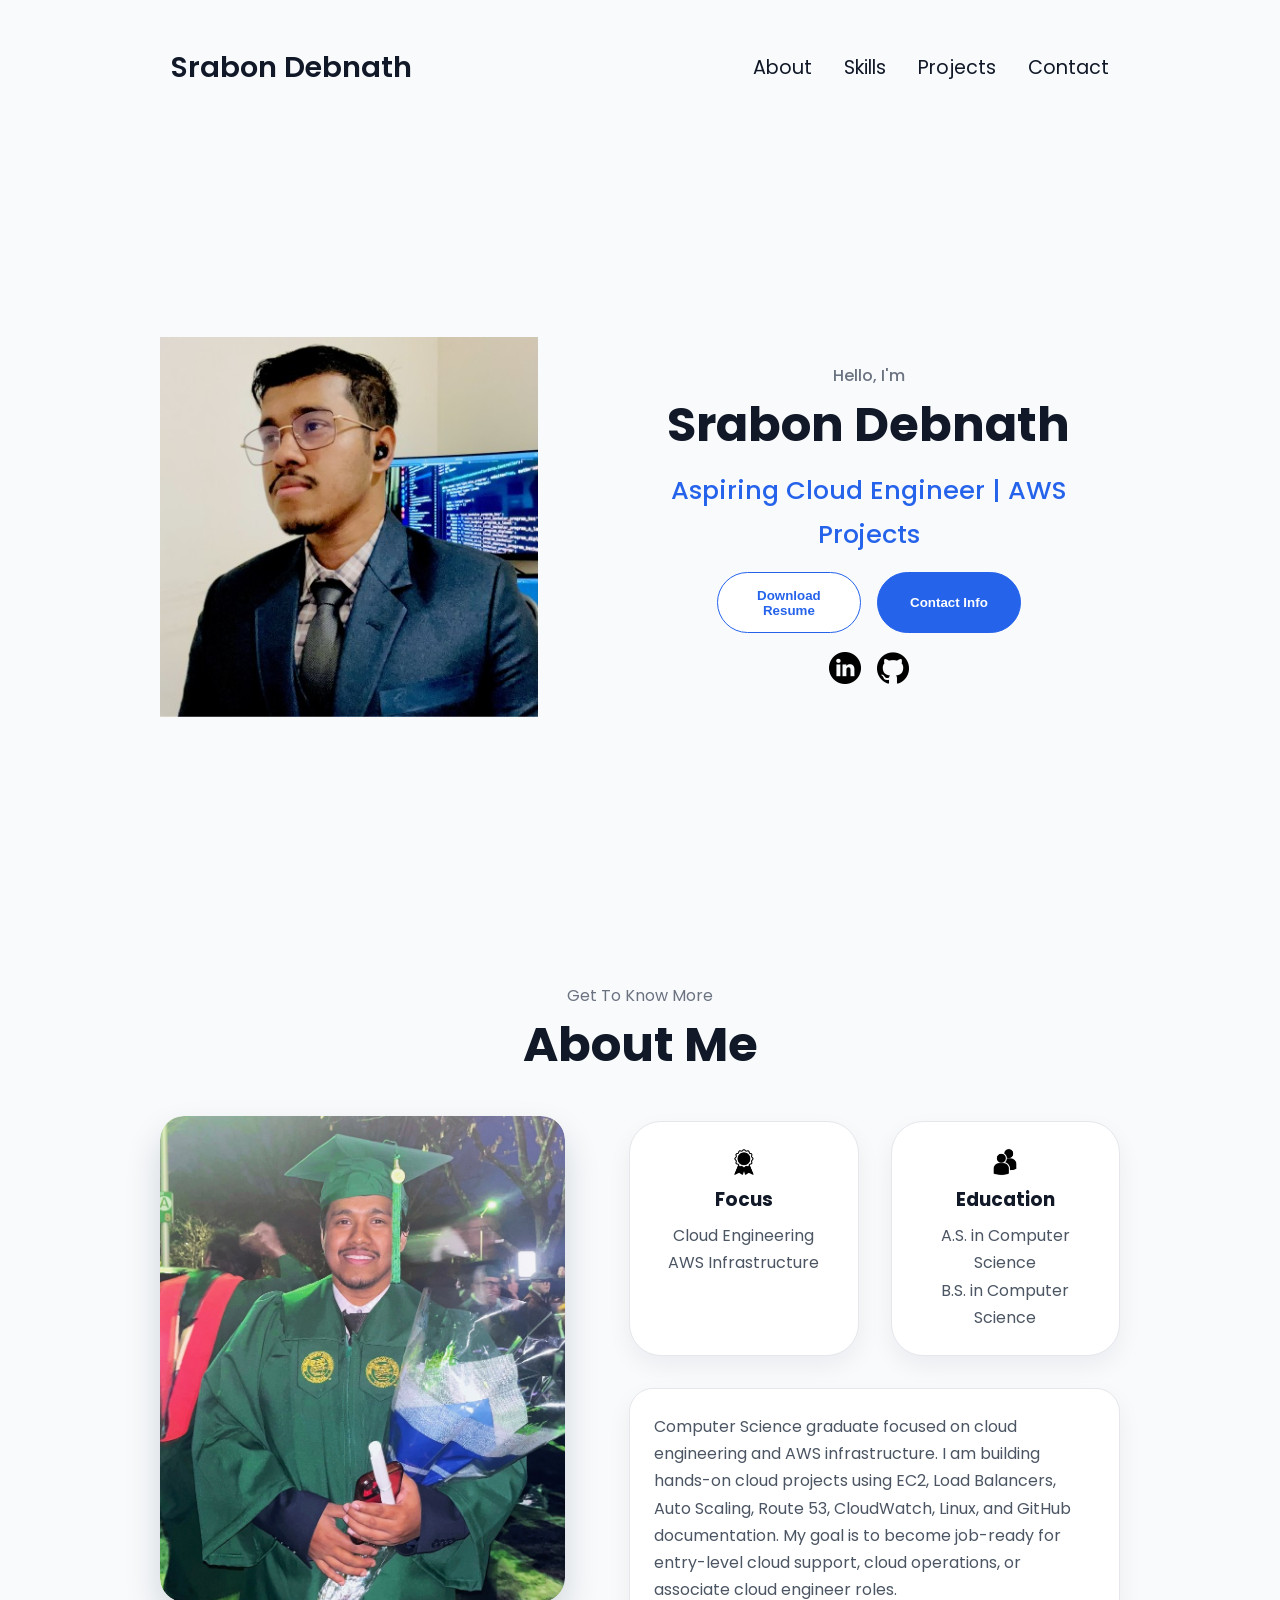
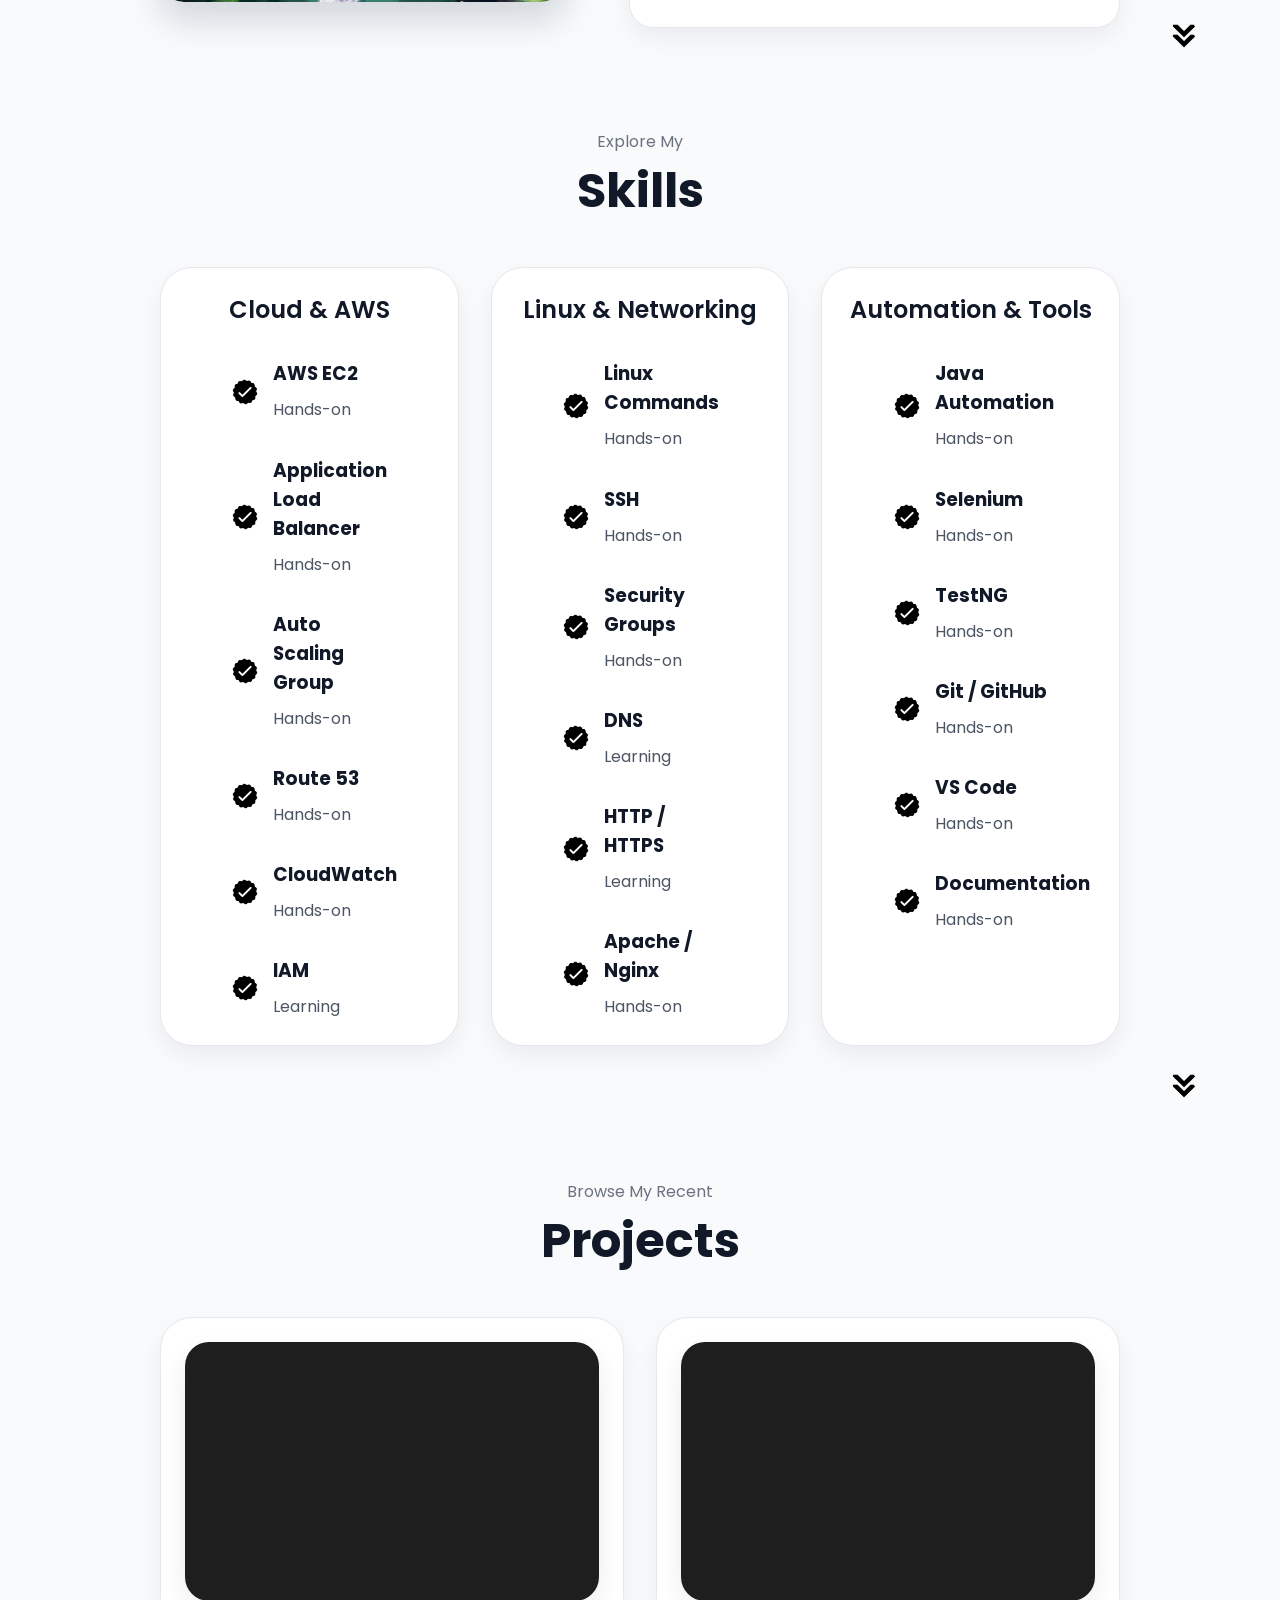
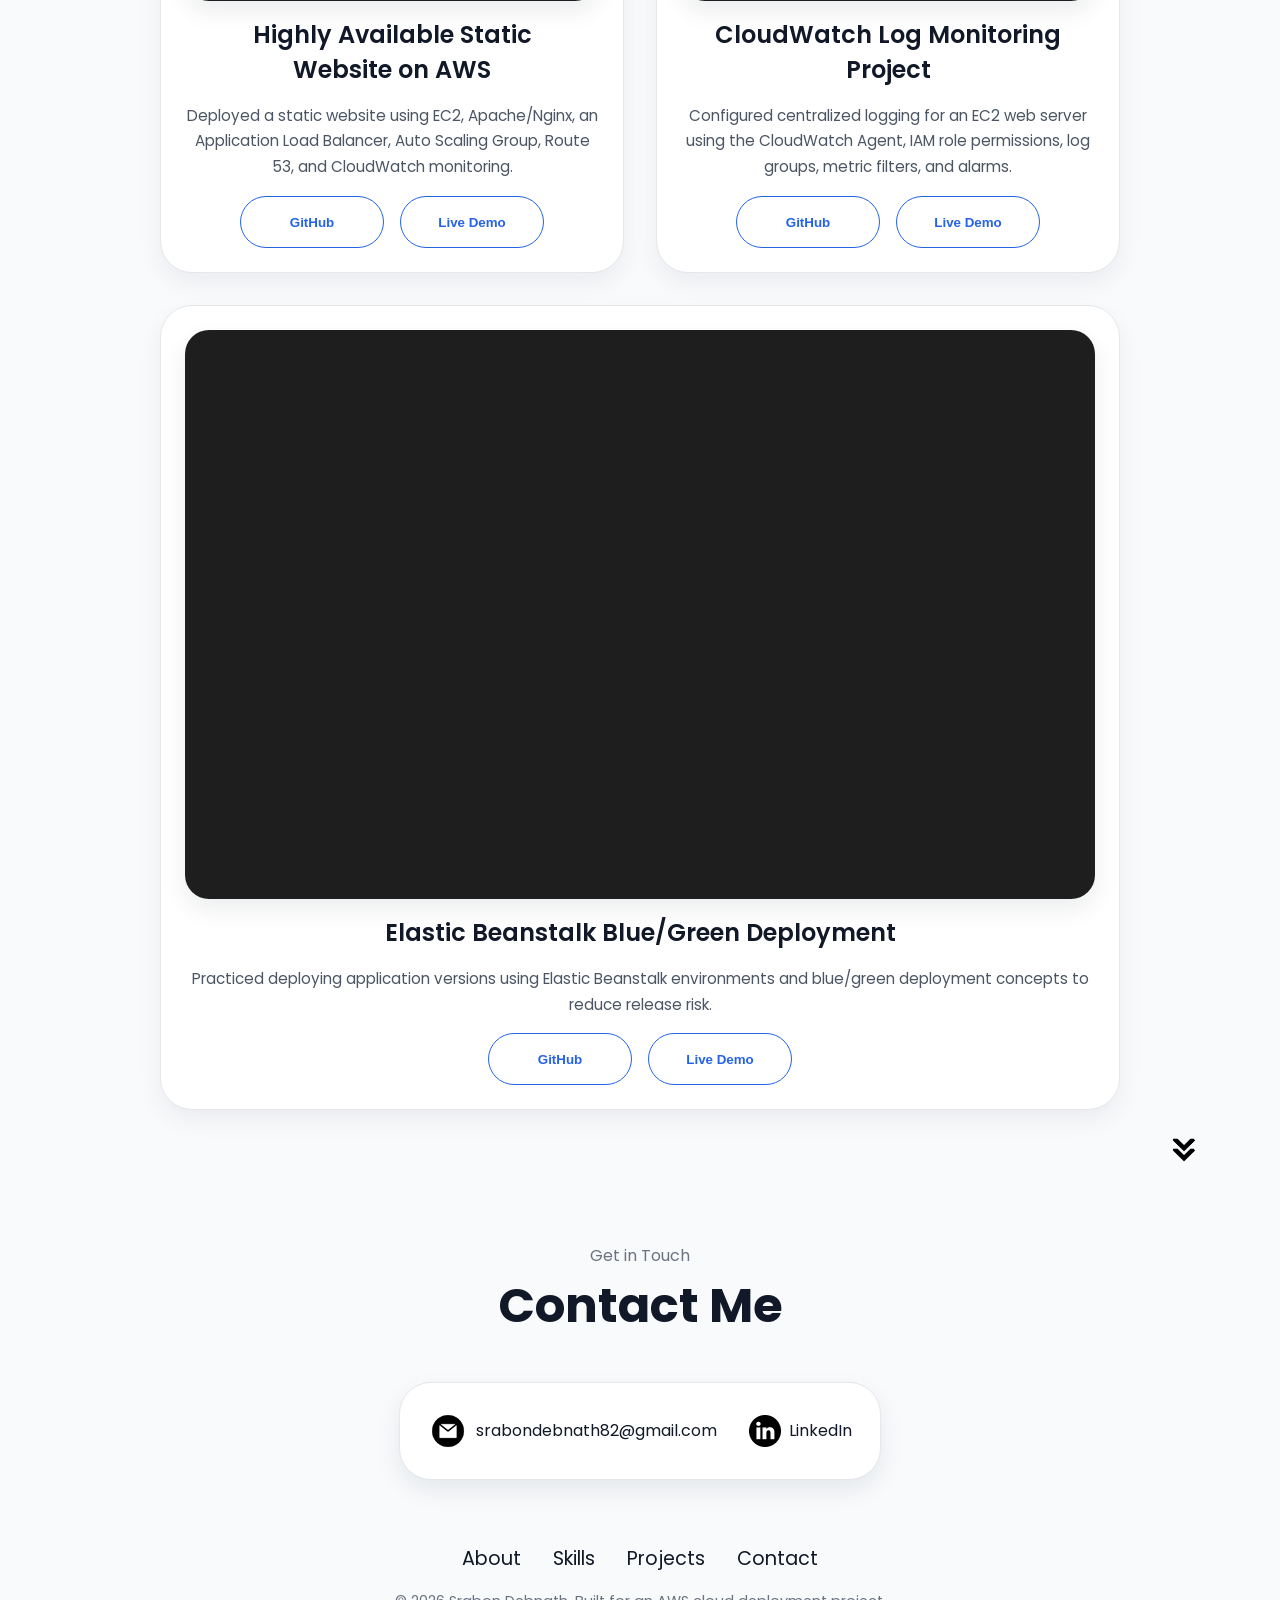
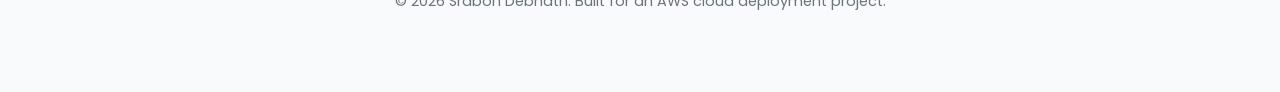
<file: website/index.html>
<!DOCTYPE html>
<html lang="en">
  <head>
    <meta charset="UTF-8" />
    <meta http-equiv="X-UA-Compatible" content="IE=edge" />
    <meta name="viewport" content="width=device-width, initial-scale=1.0" />
    <title>Srabon Debnath | Cloud Engineer Portfolio</title>
    <link rel="stylesheet" href="style.css" />
    <link rel="stylesheet" href="mediaqueries.css" />
  </head>

  <body>
    <nav id="desktop-nav">
      <div class="logo">Srabon Debnath</div>
      <div>
        <ul class="nav-links">
          <li><a href="#about">About</a></li>
          <li><a href="#experience">Skills</a></li>
          <li><a href="#projects">Projects</a></li>
          <li><a href="#contact">Contact</a></li>
        </ul>
      </div>
    </nav>

    <nav id="hamburger-nav">
      <div class="logo">Srabon Debnath</div>
      <div class="hamburger-menu">
        <div class="hamburger-icon" onclick="toggleMenu()">
          <span></span>
          <span></span>
          <span></span>
        </div>
        <ul class="menu-links" id="mobile-menu">
          <li><a href="#about" onclick="toggleMenu()">About</a></li>
          <li><a href="#experience" onclick="toggleMenu()">Skills</a></li>
          <li><a href="#projects" onclick="toggleMenu()">Projects</a></li>
          <li><a href="#contact" onclick="toggleMenu()">Contact</a></li>
        </ul>
      </div>
    </nav>

    <section id="profile">
      <div class="section__pic-container">
        <img
          src="./assets/profile-pic.png"
          alt="Srabon Debnath profile picture"
        />
      </div>

      <div class="section__text">
        <p class="section__text__p1">Hello, I'm</p>
        <h1 class="title">Srabon Debnath</h1>
        <p class="section__text__p2">Aspiring Cloud Engineer | AWS Projects</p>

        <div class="btn-container">
          <button
            class="btn btn-color-2"
            onclick="window.open('./assets/Srabon-Debnath-Resume.pdf', '_blank')"
          >
            Download Resume
          </button>

          <button class="btn btn-color-1" onclick="location.href='./#contact'">
            Contact Info
          </button>
        </div>

        <div id="socials-container">
          <a
            href="https://www.linkedin.com/in/srabon-debnath"
            target="_blank"
            rel="noopener noreferrer"
          >
            <img
              src="./assets/linkedin.png"
              alt="Srabon Debnath LinkedIn profile"
              class="icon"
            />
          </a>

          <a
            href="https://github.com/srabondeb"
            target="_blank"
            rel="noopener noreferrer"
          >
            <img
              src="./assets/github.png"
              alt="Srabon Debnath GitHub profile"
              class="icon"
            />
          </a>
        </div>
      </div>
    </section>

    <section id="about">
      <p class="section__text__p1">Get To Know More</p>
      <h1 class="title">About Me</h1>

      <div class="section-container">
        <div class="section__pic-container">
          <img
            src="./assets/about-pic.png"
            alt="Srabon Debnath profile picture"
            class="about-pic"
          />
        </div>

        <div class="about-details-container">
          <div class="about-containers">
            <div class="details-container">
              <img
                src="./assets/experience.png"
                alt="Experience icon"
                class="icon"
              />
              <h3>Focus</h3>
              <p>Cloud Engineering</p>
              <p>AWS Infrastructure</p>
            </div>

            <div class="details-container">
              <img
                src="./assets/education.png"
                alt="Education icon"
                class="icon"
              />
              <h3>Education</h3>
              <p>A.S. in Computer Science</p>
              <p>B.S. in Computer Science</p>
            </div>
          </div>

          <div class="text-container">
            <p>
              Computer Science graduate focused on cloud engineering and AWS
              infrastructure. I am building hands-on cloud projects using EC2,
              Load Balancers, Auto Scaling, Route 53, CloudWatch, Linux, and
              GitHub documentation. My goal is to become job-ready for
              entry-level cloud support, cloud operations, or associate cloud
              engineer roles.
            </p>
          </div>
        </div>
      </div>

      <img
        src="./assets/arrow.png"
        alt="Arrow icon"
        class="icon arrow"
        onclick="location.href='./#experience'"
      />
    </section>

    <section id="experience">
      <p class="section__text__p1">Explore My</p>
      <h1 class="title">Skills</h1>

      <div class="experience-details-container">
        <div class="about-containers">
          <div class="details-container">
            <h2 class="experience-sub-title">Cloud &amp; AWS</h2>

            <div class="article-container">
              <article>
                <img
                  src="./assets/checkmark.png"
                  alt="Checkmark icon"
                  class="icon"
                />
                <div>
                  <h3>AWS EC2</h3>
                  <p>Hands-on</p>
                </div>
              </article>

              <article>
                <img
                  src="./assets/checkmark.png"
                  alt="Checkmark icon"
                  class="icon"
                />
                <div>
                  <h3>Application Load Balancer</h3>
                  <p>Hands-on</p>
                </div>
              </article>

              <article>
                <img
                  src="./assets/checkmark.png"
                  alt="Checkmark icon"
                  class="icon"
                />
                <div>
                  <h3>Auto Scaling Group</h3>
                  <p>Hands-on</p>
                </div>
              </article>

              <article>
                <img
                  src="./assets/checkmark.png"
                  alt="Checkmark icon"
                  class="icon"
                />
                <div>
                  <h3>Route 53</h3>
                  <p>Hands-on</p>
                </div>
              </article>

              <article>
                <img
                  src="./assets/checkmark.png"
                  alt="Checkmark icon"
                  class="icon"
                />
                <div>
                  <h3>CloudWatch</h3>
                  <p>Hands-on</p>
                </div>
              </article>

              <article>
                <img
                  src="./assets/checkmark.png"
                  alt="Checkmark icon"
                  class="icon"
                />
                <div>
                  <h3>IAM</h3>
                  <p>Learning</p>
                </div>
              </article>
            </div>
          </div>

          <div class="details-container">
            <h2 class="experience-sub-title">Linux &amp; Networking</h2>

            <div class="article-container">
              <article>
                <img
                  src="./assets/checkmark.png"
                  alt="Checkmark icon"
                  class="icon"
                />
                <div>
                  <h3>Linux Commands</h3>
                  <p>Hands-on</p>
                </div>
              </article>

              <article>
                <img
                  src="./assets/checkmark.png"
                  alt="Checkmark icon"
                  class="icon"
                />
                <div>
                  <h3>SSH</h3>
                  <p>Hands-on</p>
                </div>
              </article>

              <article>
                <img
                  src="./assets/checkmark.png"
                  alt="Checkmark icon"
                  class="icon"
                />
                <div>
                  <h3>Security Groups</h3>
                  <p>Hands-on</p>
                </div>
              </article>

              <article>
                <img
                  src="./assets/checkmark.png"
                  alt="Checkmark icon"
                  class="icon"
                />
                <div>
                  <h3>DNS</h3>
                  <p>Learning</p>
                </div>
              </article>

              <article>
                <img
                  src="./assets/checkmark.png"
                  alt="Checkmark icon"
                  class="icon"
                />
                <div>
                  <h3>HTTP / HTTPS</h3>
                  <p>Learning</p>
                </div>
              </article>

              <article>
                <img
                  src="./assets/checkmark.png"
                  alt="Checkmark icon"
                  class="icon"
                />
                <div>
                  <h3>Apache / Nginx</h3>
                  <p>Hands-on</p>
                </div>
              </article>
            </div>
          </div>

          <div class="details-container">
            <h2 class="experience-sub-title">Automation &amp; Tools</h2>

            <div class="article-container">
              <article>
                <img
                  src="./assets/checkmark.png"
                  alt="Checkmark icon"
                  class="icon"
                />
                <div>
                  <h3>Java Automation</h3>
                  <p>Hands-on</p>
                </div>
              </article>

              <article>
                <img
                  src="./assets/checkmark.png"
                  alt="Checkmark icon"
                  class="icon"
                />
                <div>
                  <h3>Selenium</h3>
                  <p>Hands-on</p>
                </div>
              </article>

              <article>
                <img
                  src="./assets/checkmark.png"
                  alt="Checkmark icon"
                  class="icon"
                />
                <div>
                  <h3>TestNG</h3>
                  <p>Hands-on</p>
                </div>
              </article>

              <article>
                <img
                  src="./assets/checkmark.png"
                  alt="Checkmark icon"
                  class="icon"
                />
                <div>
                  <h3>Git / GitHub</h3>
                  <p>Hands-on</p>
                </div>
              </article>

              <article>
                <img
                  src="./assets/checkmark.png"
                  alt="Checkmark icon"
                  class="icon"
                />
                <div>
                  <h3>VS Code</h3>
                  <p>Hands-on</p>
                </div>
              </article>

              <article>
                <img
                  src="./assets/checkmark.png"
                  alt="Checkmark icon"
                  class="icon"
                />
                <div>
                  <h3>Documentation</h3>
                  <p>Hands-on</p>
                </div>
              </article>
            </div>
          </div>
        </div>
      </div>

      <img
        src="./assets/arrow.png"
        alt="Arrow icon"
        class="icon arrow"
        onclick="location.href='./#projects'"
      />
    </section>

    <section id="projects">
      <p class="section__text__p1">Browse My Recent</p>
      <h1 class="title">Projects</h1>

      <div class="experience-details-container">
        <div class="about-containers">
          <div class="details-container color-container">
            <div class="article-container">
              <img
                src="./assets/project-1.png"
                alt="Highly Available Static Website on AWS project"
                class="project-img"
              />
            </div>

            <h2 class="experience-sub-title project-title">
              Highly Available Static Website on AWS
            </h2>

            <p>
              Deployed a static website using EC2, Apache/Nginx, an
              Application Load Balancer, Auto Scaling Group, Route 53, and
              CloudWatch monitoring.
            </p>

            <div class="btn-container">
              <button
                class="btn btn-color-2 project-btn"
                onclick="location.href='https://github.com/srabondeb/aws-highly-available-static-website'"
              >
                GitHub
              </button>

              <button
                class="btn btn-color-2 project-btn"
                onclick="location.href='#'"
              >
                Live Demo
              </button>
            </div>
          </div>

          <div class="details-container color-container">
            <div class="article-container">
              <img
                src="./assets/project-2.png"
                alt="CloudWatch Log Monitoring project"
                class="project-img"
              />
            </div>

            <h2 class="experience-sub-title project-title">
              CloudWatch Log Monitoring Project
            </h2>

            <p>
              Configured centralized logging for an EC2 web server using the
              CloudWatch Agent, IAM role permissions, log groups, metric
              filters, and alarms.
            </p>

            <div class="btn-container">
              <button
                class="btn btn-color-2 project-btn"
                onclick="location.href='https://github.com/srabondeb'"
              >
                GitHub
              </button>

              <button
                class="btn btn-color-2 project-btn"
                onclick="location.href='#'"
              >
                Live Demo
              </button>
            </div>
          </div>

          <div class="details-container color-container">
            <div class="article-container">
              <img
                src="./assets/project-3.png"
                alt="Elastic Beanstalk Blue Green Deployment project"
                class="project-img"
              />
            </div>

            <h2 class="experience-sub-title project-title">
              Elastic Beanstalk Blue/Green Deployment
            </h2>

            <p>
              Practiced deploying application versions using Elastic Beanstalk
              environments and blue/green deployment concepts to reduce release
              risk.
            </p>

            <div class="btn-container">
              <button
                class="btn btn-color-2 project-btn"
                onclick="location.href='https://github.com/srabondeb'"
              >
                GitHub
              </button>

              <button
                class="btn btn-color-2 project-btn"
                onclick="location.href='#'"
              >
                Live Demo
              </button>
            </div>
          </div>
        </div>
      </div>

      <img
        src="./assets/arrow.png"
        alt="Arrow icon"
        class="icon arrow"
        onclick="location.href='./#contact'"
      />
    </section>

    <section id="contact">
      <p class="section__text__p1">Get in Touch</p>
      <h1 class="title">Contact Me</h1>

      <div class="contact-info-upper-container">
        <div class="contact-info-container">
          <img
            src="./assets/email.png"
            alt="Email icon"
            class="icon contact-icon email-icon"
          />
          <p>
            <a href="mailto:srabondebnath82@gmail.com">
              srabondebnath82@gmail.com
            </a>
          </p>
        </div>

        <div class="contact-info-container">
          <img
            src="./assets/linkedin.png"
            alt="LinkedIn icon"
            class="icon contact-icon"
          />
          <p>
            <a
              href="https://www.linkedin.com/in/srabon-debnath"
              target="_blank"
              rel="noopener noreferrer"
            >
              LinkedIn
            </a>
          </p>
        </div>
      </div>
    </section>

    <footer>
      <nav>
        <div class="nav-links-container">
          <ul class="nav-links">
            <li><a href="#about">About</a></li>
            <li><a href="#experience">Skills</a></li>
            <li><a href="#projects">Projects</a></li>
            <li><a href="#contact">Contact</a></li>
          </ul>
        </div>
      </nav>

      <p>&#169; 2026 Srabon Debnath. Built for an AWS cloud deployment project.</p>
    </footer>

    <script src="script.js"></script>
  </body>
</html>
</file>
<file: website/style.css>
/* GENERAL */

@import url("https://fonts.googleapis.com/css2?family=Poppins:wght@300;400;500;600&display=swap");

* {
  margin: 0;
  padding: 0;
  box-sizing: border-box;
}

body {
  font-family: "Poppins", sans-serif;
  background-color: #f8fafc;
  color: #1f2937;
}

html {
  scroll-behavior: smooth;
}

p {
  color: #4b5563;
  line-height: 1.7;
}

a,
.btn {
  transition: all 300ms ease;
}

a:focus-visible,
.btn:focus-visible,
.hamburger-icon:focus-visible {
  outline: 3px solid #93c5fd;
  outline-offset: 0.35rem;
}

/* DESKTOP NAV */

nav,
.nav-links {
  display: flex;
}

nav {
  justify-content: space-around;
  align-items: center;
  height: 15vh;
  background-color: #f8fafc;
}

.nav-links {
  gap: 2rem;
  list-style: none;
  font-size: 1.2rem;
}

a {
  color: #111827;
  text-decoration: none;
}

a:hover {
  color: #2563eb;
  text-decoration: underline;
  text-underline-offset: 0.6rem;
  text-decoration-color: #93c5fd;
}

.logo {
  font-size: 1.8rem;
  font-weight: 600;
  color: #111827;
}

.logo:hover {
  cursor: default;
}

/* HAMBURGER MENU */

#hamburger-nav {
  display: none;
}

.hamburger-menu {
  position: relative;
  display: inline-block;
}

.hamburger-icon {
  display: flex;
  flex-direction: column;
  justify-content: space-between;
  height: 24px;
  width: 30px;
  cursor: pointer;
}

.hamburger-icon span {
  width: 100%;
  height: 2px;
  background-color: #111827;
  transition: all 0.3s ease-in-out;
}

.menu-links {
  position: absolute;
  top: 120%;
  right: 0;
  background-color: white;
  width: 180px;
  max-height: 0;
  overflow: hidden;
  border-radius: 1rem;
  box-shadow: 0 10px 25px rgba(0, 0, 0, 0.12);
  transition: all 0.3s ease-in-out;
  z-index: 10;
  list-style: none;
}

.menu-links a {
  display: block;
  padding: 12px;
  text-align: center;
  font-size: 1rem;
  color: #111827;
  text-decoration: none;
}

.menu-links a:hover {
  background-color: #eff6ff;
  color: #2563eb;
}

.menu-links li {
  list-style: none;
}

.menu-links.open {
  max-height: 300px;
}

.hamburger-icon.open span:first-child {
  transform: rotate(45deg) translate(10px, 5px);
}

.hamburger-icon.open span:nth-child(2) {
  opacity: 0;
}

.hamburger-icon.open span:last-child {
  transform: rotate(-45deg) translate(10px, -5px);
}

.hamburger-icon span:first-child {
  transform: none;
}

.hamburger-icon span:nth-child(2) {
  opacity: 1;
}

.hamburger-icon span:last-child {
  transform: none;
}

/* SECTIONS */

section {
  padding-top: 4vh;
  min-height: fit-content;
  margin: 0 10rem;
}

.section-container {
  display: flex;
  align-items: center;
  gap: 4rem;
  min-height: 80%;
}

/* PROFILE SECTION */

#profile {
  display: flex;
  justify-content: center;
  align-items: center;
  gap: 5rem;
  min-height: 80vh;
}

.section__pic-container {
  display: flex;
  height: 380px;
  width: 380px;
  margin: auto 0;
}

.section__pic-container img {
  width: 100%;
  height: 100%;
  object-fit: cover;
}

.section__text {
  align-self: center;
  text-align: center;
}

.section__text p {
  font-weight: 500;
}

.section__text__p1 {
  text-align: center;
  color: #6b7280;
}

.section__text__p2 {
  font-size: 1.6rem;
  margin-bottom: 1rem;
  color: #2563eb;
}

.title {
  font-size: 3rem;
  text-align: center;
  color: #111827;
  margin-bottom: 0.5rem;
}

#socials-container {
  display: flex;
  justify-content: center;
  margin-top: 1.2rem;
  gap: 1rem;
}

/* ICONS */

.icon {
  cursor: pointer;
  height: 2rem;
}

/* BUTTONS */

.btn-container {
  display: flex;
  justify-content: center;
  gap: 1rem;
  margin-top: 1rem;
}

.btn {
  display: inline-flex;
  align-items: center;
  justify-content: center;
  font-weight: 600;
  padding: 0.9rem;
  width: 9rem;
  border-radius: 2rem;
  border: 0.1rem solid #2563eb;
  min-height: 3.25rem;
}

.btn-color-1 {
  background: #2563eb;
  color: white;
}

.btn-color-1:hover {
  background: #1d4ed8;
  border-color: #1d4ed8;
  cursor: pointer;
}

.btn-color-2 {
  background: white;
  color: #2563eb;
}

.btn-color-2:hover {
  background: #2563eb;
  color: white;
  cursor: pointer;
}

.btn:disabled,
.btn:disabled:hover {
  background: #f1f5f9;
  border-color: #cbd5e1;
  color: #64748b;
  cursor: not-allowed;
}

/* ABOUT SECTION */

#about {
  position: relative;
  padding-bottom: 4rem;
}

.about-containers {
  display: flex;
  gap: 2rem;
  margin: 2rem 0;
}

.about-details-container {
  display: flex;
  justify-content: center;
  flex-direction: column;
}

#about .section__pic-container {
  flex: 0 0 min(405px, 38vw);
  width: min(405px, 38vw);
  height: auto;
  aspect-ratio: 5 / 6;
  align-self: center;
  border-radius: 1.5rem;
  overflow: hidden;
  box-shadow: 0 18px 35px rgba(15, 23, 42, 0.16);
}

.about-pic {
  border-radius: 1.5rem;
  object-position: center top;
}

.arrow {
  position: absolute;
  right: -5rem;
  bottom: 2.5rem;
}

.details-container {
  padding: 1.5rem;
  flex: 1;
  background: white;
  border-radius: 2rem;
  border: 1px solid #e5e7eb;
  text-align: center;
  box-shadow: 0 10px 25px rgba(15, 23, 42, 0.06);
}

.details-container h3 {
  color: #111827;
  margin-bottom: 0.5rem;
}

.details-container > .icon {
  cursor: default;
}

.text-container {
  background: white;
  padding: 1.5rem;
  border-radius: 1.5rem;
  border: 1px solid #e5e7eb;
  box-shadow: 0 10px 25px rgba(15, 23, 42, 0.06);
}

/* EXPERIENCE / SKILLS SECTION */

#experience {
  position: relative;
  padding-bottom: 4rem;
}

.experience-sub-title {
  color: #111827;
  font-weight: 600;
  font-size: 1.5rem;
  margin-bottom: 2rem;
}

.experience-details-container {
  display: flex;
  justify-content: center;
  flex-direction: column;
}

.article-container {
  display: flex;
  text-align: initial;
  flex-wrap: wrap;
  flex-direction: row;
  gap: 2rem;
  justify-content: space-around;
}

article {
  display: flex;
  width: 10rem;
  justify-content: flex-start;
  align-items: center;
  gap: 0.75rem;
}

article .icon {
  cursor: default;
}

/* PROJECTS SECTION */

#projects {
  position: relative;
  padding-bottom: 4rem;
}

.color-container {
  border-color: #e5e7eb;
  background: white;
}

.project-img {
  border-radius: 1.5rem;
  width: 100%;
  aspect-ratio: 16 / 10;
  object-fit: cover;
  box-shadow: 0 10px 25px rgba(15, 23, 42, 0.08);
}

.project-title {
  margin: 1rem;
  color: #111827;
}

.project-btn {
  color: #2563eb;
  border-color: #2563eb;
}

.project-btn:disabled,
.project-btn:disabled:hover {
  border-color: #cbd5e1;
  color: #64748b;
}

.color-container p {
  margin: 0.5rem 0 1rem;
  font-size: 0.95rem;
}

/* CONTACT */

#contact {
  display: flex;
  justify-content: center;
  flex-direction: column;
  min-height: 60vh;
}

.contact-info-upper-container {
  display: flex;
  justify-content: center;
  border-radius: 2rem;
  border: 1px solid #e5e7eb;
  background: white;
  margin: 2rem auto;
  padding: 0.75rem;
  box-shadow: 0 10px 25px rgba(15, 23, 42, 0.08);
}

.contact-info-container {
  display: flex;
  align-items: center;
  justify-content: center;
  gap: 0.5rem;
  margin: 1rem;
}

.contact-info-container p {
  font-size: 1rem;
}

.contact-icon {
  cursor: default;
}

.email-icon {
  height: 2.5rem;
}

/* FOOTER SECTION */

footer {
  min-height: 20vh;
  margin: 0 1rem;
  padding: 2rem 0;
}

footer nav {
  height: fit-content;
  margin-bottom: 1rem;
}

footer p {
  text-align: center;
  font-size: 0.9rem;
  color: #6b7280;
}
</file>
<file: website/mediaqueries.css>
@media screen and (max-width: 1400px) {
  #profile {
    min-height: 83vh;
    margin-bottom: 4rem;
  }

  .about-containers {
    flex-wrap: wrap;
  }

  #contact,
  #projects {
    min-height: fit-content;
  }
}

@media screen and (max-width: 1200px) {
  #desktop-nav {
    display: none;
  }

  #hamburger-nav {
    display: flex;
  }

  #experience,
  .experience-details-container {
    margin-top: 2rem;
  }

  #profile,
  .section-container {
    display: block;
  }

  #profile {
    padding-top: 2rem;
  }

  .arrow {
    display: none;
  }

  section,
  .section-container {
    min-height: fit-content;
  }

  section {
    margin: 0 5%;
  }

  .section__pic-container {
    width: 275px;
    height: 275px;
    margin: 0 auto 2rem;
  }

  #about .section__pic-container {
    width: min(380px, 90vw);
    height: auto;
    margin: 0 auto 2rem;
  }

  .about-containers {
    margin-top: 0;
  }
}

@media screen and (max-width: 600px) {
  nav {
    height: 12vh;
  }

  #contact,
  footer {
    min-height: fit-content;
  }

  #profile {
    min-height: fit-content;
    margin-bottom: 2rem;
  }

  article {
    font-size: 1rem;
    width: 9rem;
  }

  footer nav {
    min-height: fit-content;
    margin-bottom: 2rem;
  }

  .about-containers,
  .contact-info-upper-container,
  .btn-container {
    flex-wrap: wrap;
  }

  .contact-info-container {
    margin: 0.75rem;
    width: 100%;
    overflow-wrap: anywhere;
  }

  .contact-info-container p,
  .nav-links li a {
    font-size: 1rem;
  }

  .experience-sub-title {
    font-size: 1.25rem;
  }

  .logo {
    font-size: 1.4rem;
  }

  .nav-links {
    flex-direction: column;
    gap: 0.5rem;
    text-align: center;
  }

  .section__pic-container {
    width: 220px;
    height: 220px;
    justify-content: center;
  }

  #about .section__pic-container {
    width: min(300px, 90vw);
    height: auto;
  }

  .section__text__p1 {
    font-size: 0.95rem;
  }

  .section__text__p2 {
    font-size: 1.2rem;
  }

  .title {
    font-size: 2rem;
  }

  .text-container {
    text-align: left;
  }

  .btn {
    width: 100%;
    max-width: 10rem;
    padding: 0.8rem;
  }

  .article-container {
    gap: 1.2rem;
  }

  .details-container {
    padding: 1.2rem;
  }

  .project-img {
    border-radius: 1rem;
  }
}
</file>
